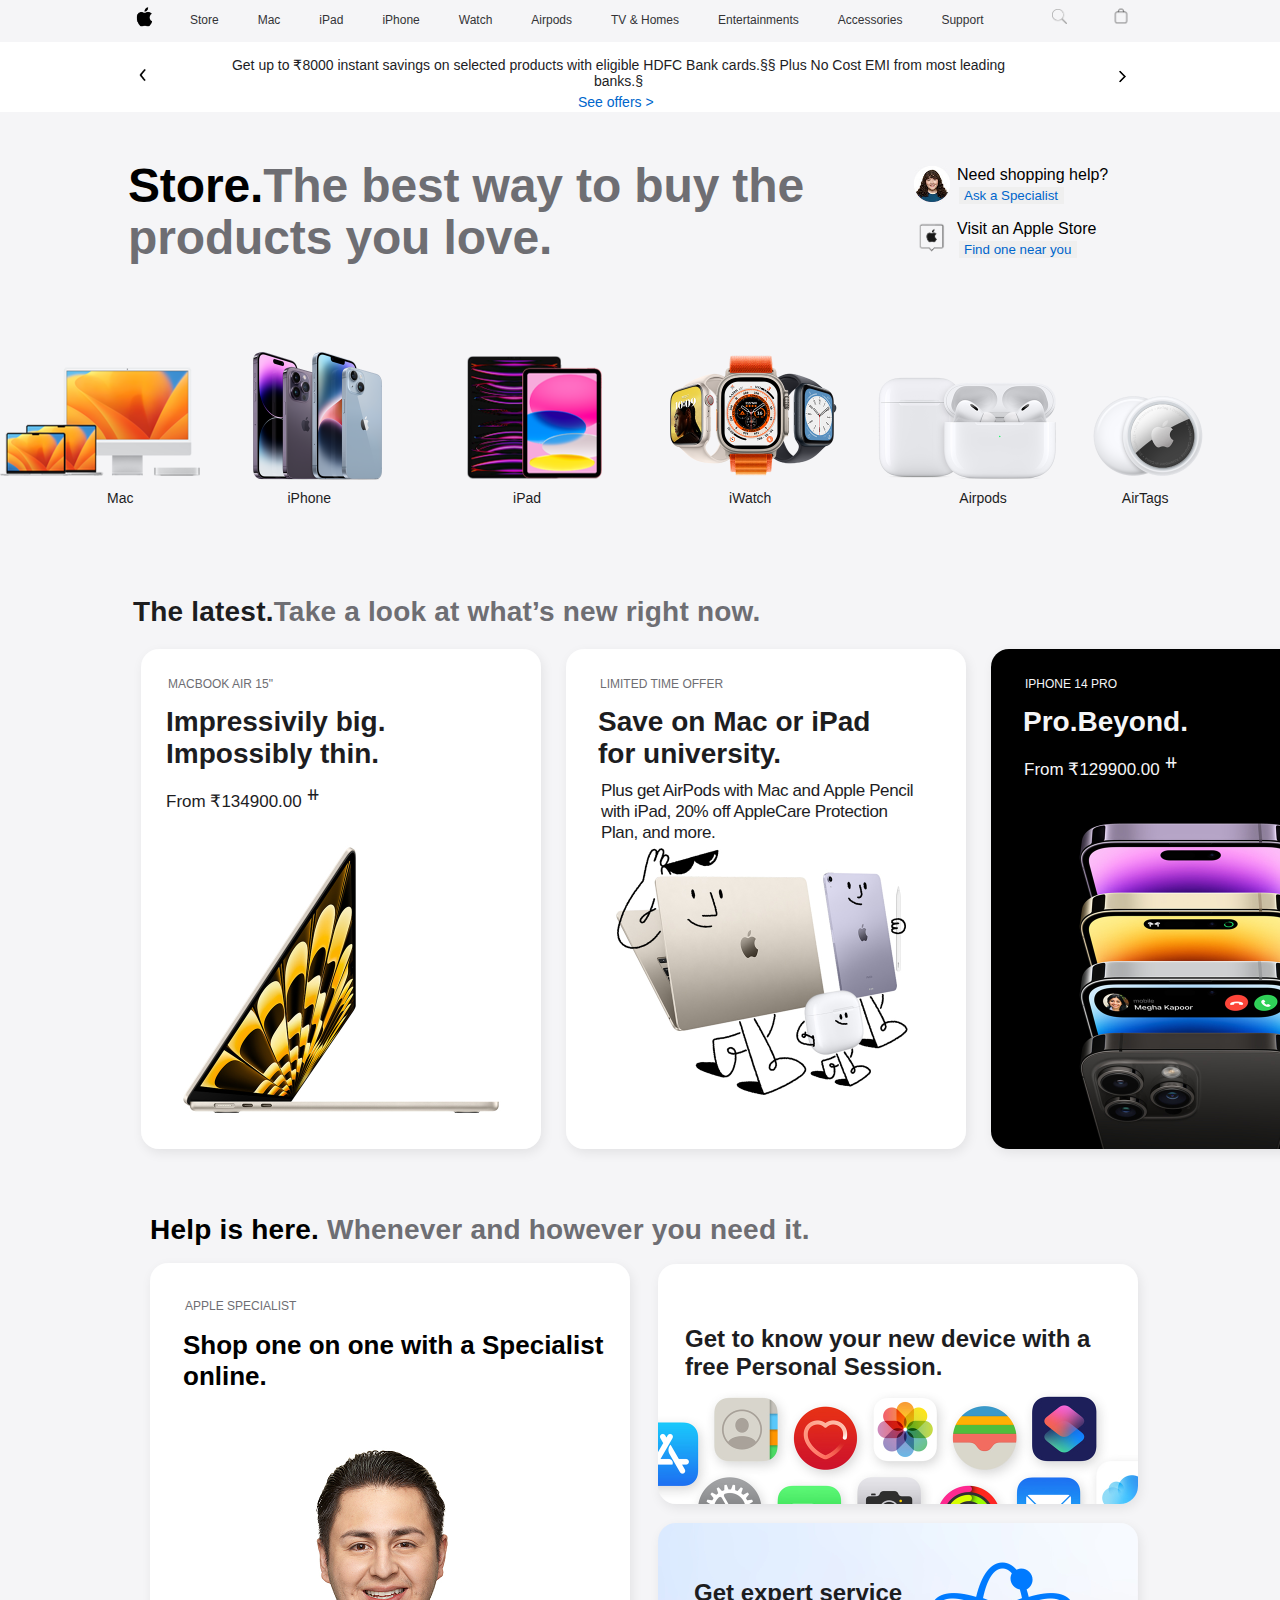
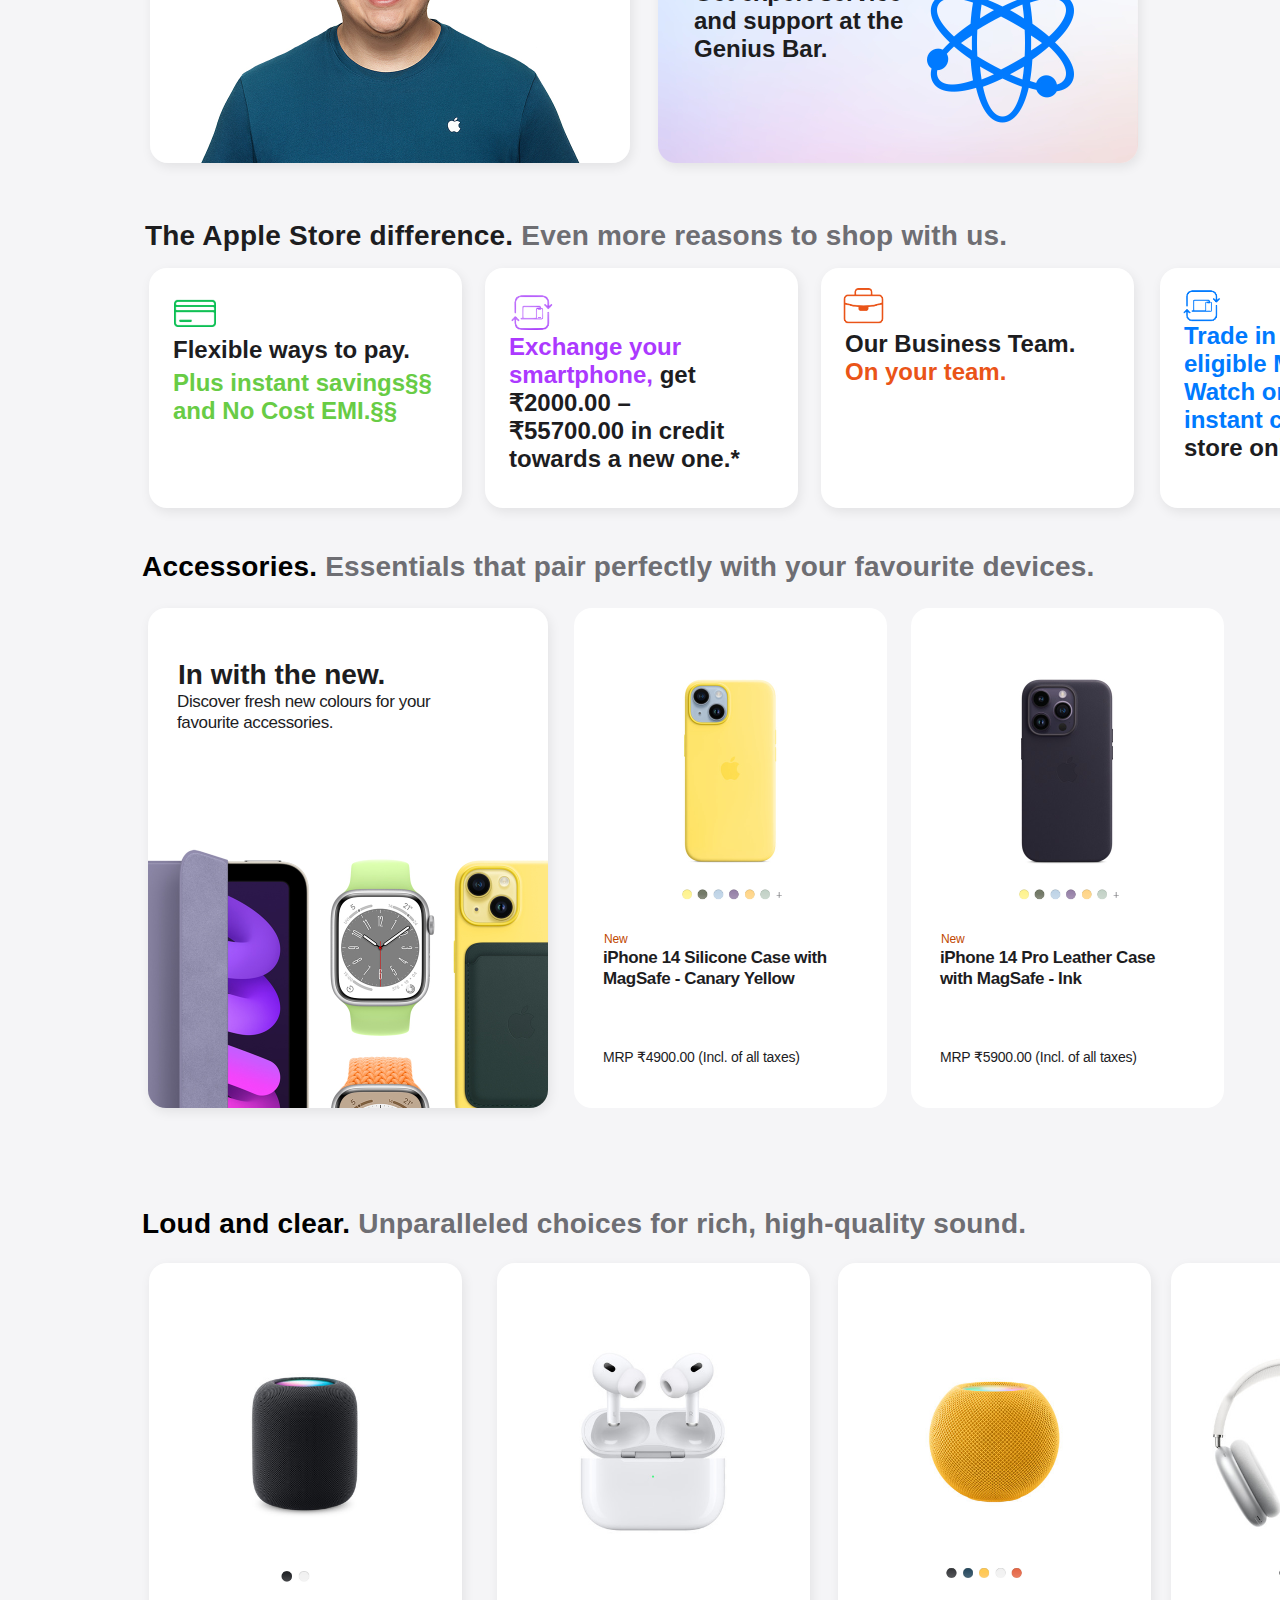
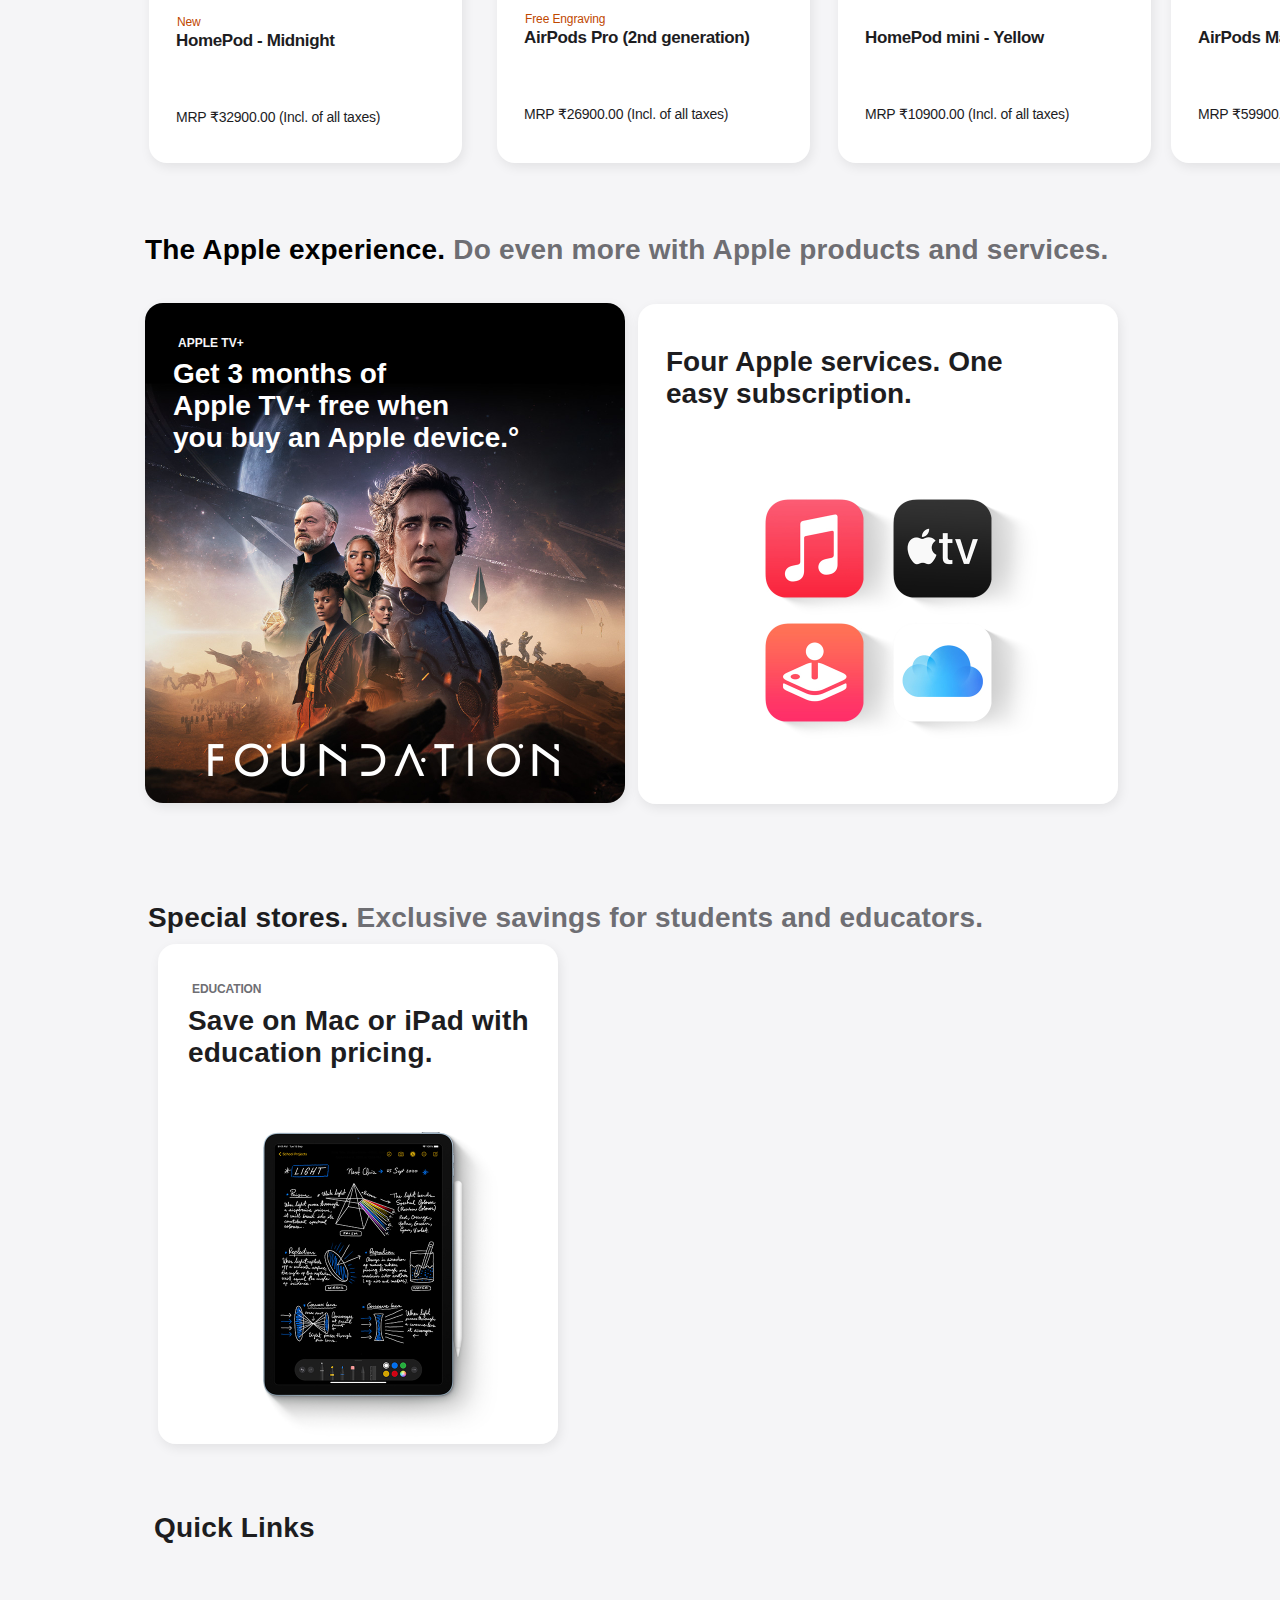
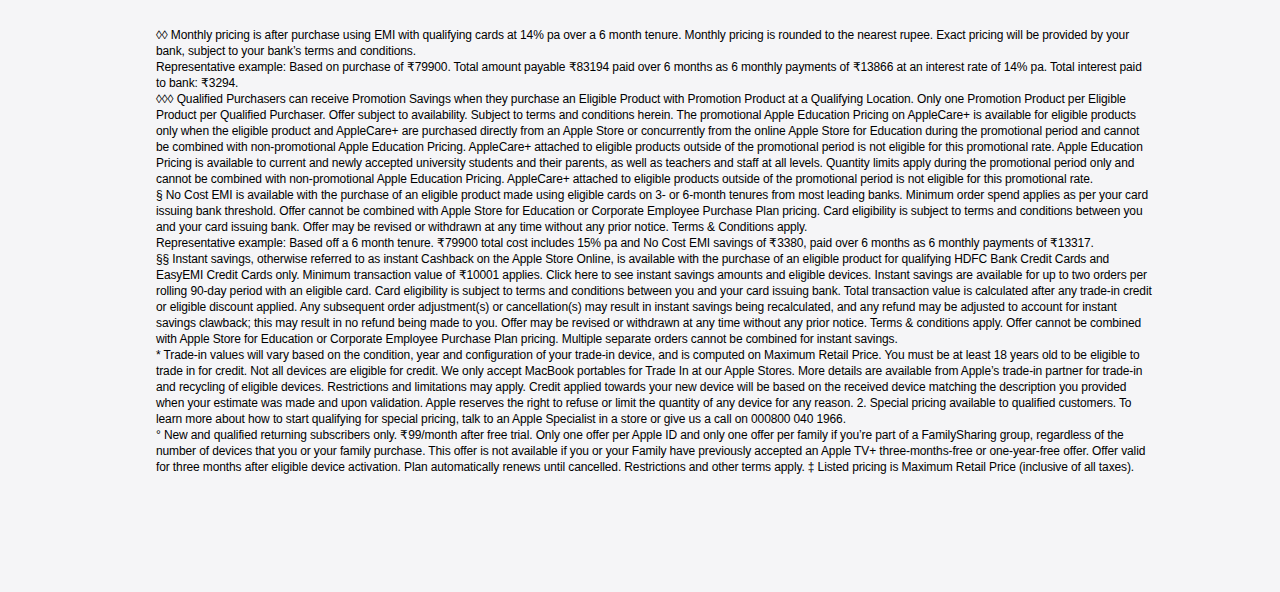
<file: index.html>
<!DOCTYPE html>
<html lang="en">
<head>
    <meta charset="UTF-8">
    <meta name="viewport" content="width=device-width, initial-scale=1.0">
    <title>Apple store online - Apple (IN)</title>
    <link rel="stylesheet" href="apple.css">
    <link rel="icon" href="image/mac-os_318-10374.png" type="image/icon type">
</head>
<header>
    <div class="top">
        <nav>
        <a href=""><img src="image/mac-os_318-10374-removebg-preview.png " alt="no"></a>
        <a class="store">Store</a>
        <a class="mac">Mac</a>
        <a class="ipad">iPad</a>
        <a class="iphone">iPhone</a>
        <a class="watch">Watch</a>
        <a class="airpods">Airpods</a>
        <a class="tv">TV & Homes</a>
        <a class="Entertainments">Entertainments</a>
        <a class="Accessories">Accessories</a>
        <a class="support">Support</a>
        <a class="button" role="button"><img src="image/R-removebg-preview.png" alt=""></a>
        <a class="bag-button" role="button"><img src="image/shopping-bag-thin-line-icon-in-black-logo-package-purchase-or-buy-flat-isolated-symbol-used-removebg-preview.png" alt=""></a>
    </nav>
    </div>
    <div class="inner-top">
        <button class="lesser-button" ><img src="image/free-back-arrow-1767523-1502427.png" alt=""></button>
        <button class="greater-button" ><img src="image/ios-arrow-forward-10.png" alt=""></button>
        <p class="inner-top-p">Get up to ₹8000 instant savings on selected products with eligible HDFC Bank cards.§§ Plus No Cost EMI from most leading banks.§ </p>
        <a style="text-decoration: none;"><span class="see-offer">See offers ></span></a>
    </div>
</header>
<body>
    <div class="mid-portion">
        <h3 class="paragraph"><span class="pstore">Store.</span>The best way to buy the products you love.</h3>
    </div>
    <div class="mid-portion2">
            <p class="mid-right2"><img src="image/store-chat-specialist-icon-202305_AV2.jpeg" alt=""></p>
            <p class="mid-right-text">Need shopping help?</p>
            <button class="mid-button1">Ask a Specialist</button>

            <p class="mid-right"><img src="image/OIP-removebg-preview-removebg-preview.png" alt=""></p>
            <p class="mid-right-text2">Visit an Apple Store</p>
            <button class="mid-button2">Find one near you</button>
    </div>
    <div class="second-position">
        <a class="pc" href="" ><img src="image/store-card-14-16-mac-nav-202301.png" alt=""></a>
        <a class="phone" href="" ><img src="image/store-card-13-iphone-nav-202209_GEO_EMEA.png" alt=""></a>
        <a class="iipad" href="" ><img src="image/store-card-13-ipad-nav-202210.png" alt=""></a>
        <a class="iwatch" href="" ><img src="image/store-card-13-watch-nav-202303_GEO_IN.png" alt=""></a>
        <a class="iairpodes" href="" ><img src="image/store-card-13-airpods-nav-202209.png" alt=""></a>
        <a class="iairtags" href="" ><img src="image/store-card-13-airtags-nav-202108.png" alt="j"></a>
    </div>
    <div class="texting">
        <a class="text1" href="">Mac</a>
        <a class="text2" href="">iPhone</a>
        <a class="text3" href="">iPad</a>
        <a class="text4" href="">iWatch</a>
        <a class="text5" href="">Airpods</a>
        <a class="text6" href="">AirTags</a>
    </div>
    <div class="third-position">
        <h3 class="p3text"><span class="thelatest">The latest.</span>Take a look at what’s new right now.</h3>
    </div>
    <div class="fourth-position">
        <div class="p4inner">
            <div class="p4inner-sub"><img src="image/store-card-40-macbook-air-202306.jpeg" alt="">
                <div class="p4text1">MACBOOK AIR 15"</div>
                <div class="p4text2">Impressivily big. Impossibly thin.</div>
                <div class="p4text3">From &#8377;134900.00 <span class="doubleplus">&#10746</span></div>
            </div>
            <div class="p4inner-sub2"><img src="image/store-card-40-bts-202306_GEO_IN.jpeg" alt="">
                <div class="p4sub2text1">LIMITED TIME OFFER</div>
                <div class="p4sub2text2">Save on Mac or iPad for university.</div>
                <div class="p4sub2text3">Plus get AirPods with Mac and Apple Pencil with iPad, 20% off AppleCare Protection Plan, and more.</div>
            </div>
            <div class="p4inner-sub3"><img src="image/store-card-40-iphone-14-pro-202303_GEO_IN.jpeg" alt="">
                <div class="p4sub3text1">IPHONE 14 PRO</div>
                <div class="p4sub3text2">Pro.Beyond.</div>
                <div class="p4sub3text3">From &#8377;129900.00 <span class="doubleplus">&#10746</span></div>
            </div>
        </div>
    </div>
    <div class="fifth-position">
        <div class="p5text1">Help is here. <span class="p5text1span">Whenever and however you need it.</span> </div>
    </div>
    <div class="sixth-position">
            <div class="p6sub1">
             <div class="p6sub2"><img src="image/store-card-50-specialist-help-202305.jpeg" alt=""></div>
             <div class="p6sub2text1">APPLE SPECIALIST</div>
             <div class="p6sub2text2">Shop one on one with a Specialist online. </div>
            </div>
            <div class="p6sub3">
                <div class="p6sub3text1"><img src="image/store-card-25-apps-202108.jpeg" alt=""></div>
                <div class="p6sub3text2">Get to know your new device with a free Personal Session. </div>
            </div>
            <div class="p6sub4">
                <div class="p6sub4text1"><img src="image/store-card-25-genius-202108.jpeg" alt=""></div>
                <div class="p6sub4text2">Get expert service and support at the Genius Bar. </div>
            </div>
    </div>
    <div class="seventh-position">
      <div class="p7text1">The Apple Store difference. <span class="p7span1">Even more reasons to shop with us. </span></div>
    </div>
    <div class="eight-position">
         <div class="p8sub1">
             <div class="p8sub2"><img src="image/images__1_-removebg-preview.png" alt=""></div>
             <div class="p8text1">Flexible ways to pay. </div>
             <div class="p8text2">Plus instant savings§§ and No Cost EMI.§§</div>
         </div>
         <div class="p8sub3">
                 <div class="p8sub4"><img src="image/Screenshot_2023-07-20_112936-removebg-preview.png" alt=""></div>
                 <div class="p8sub4text1">Exchange your smartphone, <span class="p8sub4span"> get
                ₹2000.00
            –
            ₹55700.00
                in credit towards a new one.*</span></div>
         </div>
         <div class="p8sub5">
            <div class="p8sub6"><img src="image/Screenshot_2023-07-20_115033-removebg-preview.png" alt=""></div>
            <div class="p8sub6text1">Our Business Team. <span class="p8sub6span1">On your team.</span></div>
         </div>
         <div class="p8sub7">
             <div class="p8sub8"><img src="image/Screenshot_2023-07-20_115945-removebg-preview.png" alt=""></div>
             <div class="p8sub8text1">Trade in your eligible Mac, Apple Watch or iPad for instant credit.* <span class="p8sub8span1">In-store only.</span></div>
          </div>
     </div>
    <div class="nine-position">
           <div class="p9sub1">Accessories. <span class="p9span1">Essentials that pair perfectly with your favourite devices.</span></div>
    </div>
    <div class="ten-position">
         <div class="p10sub1">
              <div class="p10sub2"><img src="image/store-card-40-accessories-202303_GEO_IN.jpeg" alt=""></div>
              <div class="p10sub2text1">In with the new. </div>
              <div class="p10sub2text2">Discover fresh new colours for your favourite accessories.</div>
         </div>
         <div class="p10sub3">
            <div class="p10sub4"><img src="image/MQU73.jpeg" alt=""></div>
            <div class="p10sub5"><img src="image/Screenshot 2023-07-20 140220.png" alt=""></div>
            <div class="p10sub5text1">New</div>
            <div class="p10sub5text2">iPhone 14 Silicone Case with MagSafe - Canary Yellow</div>
            <div class="p10sub5text3">MRP ₹4900.00 (Incl. of all taxes)</div>
       </div>
       <div class="p10sub6">
        <div class="p10sub7"><img src="image/MPPJ3.jpeg" alt=""></div>
        <div class="p10sub8"><img src="image/Screenshot 2023-07-20 140220.png" alt=""></div>
        <div class="p10sub8text1">New</div>
        <div class="p10sub8text2">iPhone 14 Pro Leather Case with MagSafe - Ink</div>
        <div class="p10sub8text3">MRP ₹5900.00 (Incl. of all taxes)</div>
   </div>
    </div>
    <div class="eleven-position">
        <div class="p11sub1">Loud and clear. <span class="p11span1">Unparalleled choices for rich, high-quality sound.</span></div>
 </div>
 <div class="twelth-position">
         <div class="p12sub1">
              <div class="p12sub2"><img src="image/homepod-select-midnight-202210.jpeg" alt=""></div>
              <div class="p12sub3"><img src="image/Screenshot 2023-07-20 154042.png" alt=""></div>
              <div class="p12sub3text1">New</div>
              <div class="p12sub3text2">HomePod - Midnight</div>
              <div class="p12sub3text3">MRP ₹32900.00  (Incl. of all taxes)</div>
         </div>
         <div class="p12sub4">
            <div class="p12sub5"><img src="image/MQD83.jpeg" alt=""></div>
            <div class="p12sub6text1">Free Engraving</div>
            <div class="p12sub6text2">AirPods Pro (2nd generation)</div>
            <div class="p12sub6text3">MRP ₹26900.00  (Incl. of all taxes)</div>
       </div>
       <div class="p12sub7">
        <div class="p12sub8"><img src="image/homepod-mini-select-yellow-202110.jpeg" alt=""></div>
        <div class="p12sub3"><img src="image/Screenshot 2023-07-20 162849.png" alt=""></div>
        <div class="p12sub9text2">HomePod mini - Yellow</div>
        <div class="p12sub9text3">MRP ₹10900.00   (Incl. of all taxes)</div>
   </div>
   <div class="p12sub10">
    <div class="p12sub11"><img src="image/airpods-max-select-silver-202011.jpeg" alt=""></div>
    <div class="p12sub3"><img src="image/Screenshot 2023-07-20 162849.png" alt=""></div>
    <div class="p12sub12text2">AirPods Max - Silver</div>
    <div class="p12sub12text3">MRP ₹59900.00  (Incl. of all taxes)</div>
</div>
<div class="p12sub13">The Apple experience. <span class="p12sub13span1">Do even more with Apple products and services.</span></div>
 </div>
 <div class="thirteen-position">
             <div class="p13sub1">
                <div class="p13sub2"><img src="image/store-card-50-tv-services-202307.jpeg" alt=""></div>
                <div class="p13sub2text1">APPLE TV+</div>
                <div class="p13sub2text2">
                    Get 3 months of
                    <br>
                    Apple TV+ free when
                    <br>
                    you buy an Apple device.°
                </div>
             </div>
             <div class="p13sub3">
                <div class="p13sub4"><img src="image/store-card-50-subscriptions-202108.jpeg" alt=""></div>
                <div class="p13sub5text2">Four Apple services. One easy subscription. </div>
                <div class="p13sub5text3">Special stores. <span class="p13sub5text2span1">Exclusive savings for students and educators.</span></div>
             </div>
 </div>
                <div class="fourteen-position">
                    <div class="p14sub1">
                        <div class="p14sub2"><img src="image/ipad-card-40-education-202108_GEO_IN.jpeg" alt=""></div>
                        <div class="p14sub2text1">EDUCATION</div>
                        <div class="p14sub2text2">Save on Mac or iPad with education pricing.</div>
                    </div>
                </div>
                <div class="fifteen-position">
                       <div class="p15text1">Quick Links</div>
                </div>
  <footer>
    <div class="sisteen-position">
           <p>◊◊ Monthly pricing is after purchase using EMI with qualifying cards at 14% pa over a 6 month tenure. Monthly pricing is rounded to the nearest rupee. Exact pricing will be provided by your bank, subject to your bank’s terms and conditions.
<br>
            Representative example:
            Based on purchase of ₹79900. Total amount payable ₹83194 paid over 6 months as 6 monthly payments of ₹13866 at an interest rate of 14% pa. Total interest paid to bank: ₹3294.
            <br>
            ◊◊◊ Qualified Purchasers can receive Promotion Savings when they purchase an Eligible Product with Promotion Product at a Qualifying Location. Only one Promotion Product per Eligible Product per Qualified Purchaser. Offer subject to availability. Subject to terms and conditions herein.
            The promotional Apple Education Pricing on AppleCare+ is available for eligible products only when the eligible product and AppleCare+ are purchased directly from an Apple Store or concurrently from the online Apple Store for Education during the promotional period and cannot be combined with non-promotional Apple Education Pricing. AppleCare+ attached to eligible products outside of the promotional period is not eligible for this promotional rate.
            Apple Education Pricing is available to current and newly accepted university students and their parents, as well as teachers and staff at all levels. Quantity limits apply during the promotional period only and cannot be combined with non-promotional Apple Education Pricing. AppleCare+ attached to eligible products outside of the promotional period is not eligible for this promotional rate.
            <br>
            § No Cost EMI is available with the purchase of an eligible product made using eligible cards on 3- or 6-month tenures from most leading banks. Minimum order spend applies as per your card issuing bank threshold. Offer cannot be combined with Apple Store for Education or Corporate Employee Purchase Plan pricing. Card eligibility is subject to terms and conditions between you and your card issuing bank. Offer may be revised or withdrawn at any time without any prior notice. Terms & Conditions apply.
            <br>
            Representative example:
            Based off a 6 month tenure. ₹79900 total cost includes 15% pa and No Cost EMI savings of ₹3380, paid over 6 months as 6 monthly payments of ₹13317.
            <br>
            §§ Instant savings, otherwise referred to as instant Cashback on the Apple Store Online, is available with the purchase of an eligible product for qualifying HDFC Bank Credit Cards and EasyEMI Credit Cards only. Minimum transaction value of ₹10001 applies. Click here to see instant savings amounts and eligible devices. Instant savings are available for up to two orders per rolling 90-day period with an eligible card. Card eligibility is subject to terms and conditions between you and your card issuing bank. Total transaction value is calculated after any trade-in credit or eligible discount applied. Any subsequent order adjustment(s) or cancellation(s) may result in instant savings being recalculated, and any refund may be adjusted to account for instant savings clawback; this may result in no refund being made to you. Offer may be revised or withdrawn at any time without any prior notice. Terms & conditions apply. Offer cannot be combined with Apple Store for Education or Corporate Employee Purchase Plan pricing. Multiple separate orders cannot be combined for instant savings.
            <br>
            * Trade-in values will vary based on the condition, year and configuration of your trade-in device, and is computed on Maximum Retail Price. You must be at least 18 years old to be eligible to trade in for credit. Not all devices are eligible for credit. We only accept MacBook portables for Trade In at our Apple Stores. More details are available from Apple’s trade-in partner for trade-in and recycling of eligible devices. Restrictions and limitations may apply. Credit applied towards your new device will be based on the received device matching the description you provided when your estimate was made and upon validation. Apple reserves the right to refuse or limit the quantity of any device for any reason.
            2. Special pricing available to qualified customers. To learn more about how to start qualifying for special pricing, talk to an Apple Specialist in a store or give us a call on 000800 040 1966.
            <br>
            ° New and qualified returning subscribers only. ₹99/month after free trial. Only one offer per Apple ID and only one offer per family if you’re part of a FamilySharing group, regardless of the number of devices that you or your family purchase. This offer is not available if you or your Family have previously accepted an Apple TV+ three-months-free or one-year-free offer. Offer valid for three months after eligible device activation. Plan automatically renews until cancelled. Restrictions and other terms apply.
            ‡ Listed pricing is Maximum Retail Price (inclusive of all taxes).</p>
    </div>

 </footer>
</body>
</html>
</file>
<file: apple.css>
body{
    background-color: rgb(245, 245, 247);
    box-sizing: border-box;
    margin: 0;
    padding: 0;
    overflow-x: hidden;
}
.top{
    width: 100%;
    height: 20px;
    background-color: rgb(245, 245, 247);
    margin-top: -8px;
    margin-right: 0px;
    padding-right: 17px;
    margin-left: -8px;
    margin-bottom: 0;
}
.inner-top {
    width: 100%;
    height: 70px;
    background-color: rgb(255, 255, 255);
    margin-top: 30px;
    margin-right: 0px;
    padding-right: 30px;
    margin-left: -8px;
    padding-top: 0px;
    display: inline-block;
    
}
.top img{
    width: 36px;
    padding-left: 135px;
    padding-top: 8px;
    align-items: center;
    cursor: pointer;
}
.store{
    padding-left: 23px;
    font-family: SF Pro Display,SF Pro Icons,Helvetica Neue,Helvetica,Arial,sans-serif;
    vertical-align: 12px;
    font-size: 12px;
    color: rgb(51, 51, 54);
    font-weight: 500;
    cursor: pointer;
}
.mac {
    padding-left: 35px;
    font-family: SF Pro Display,SF Pro Icons,Helvetica Neue,Helvetica,Arial,sans-serif;
    vertical-align: 12px;
    font-size: 12px;
    color: rgb(51, 51, 54);
    font-weight: 500;
    cursor: pointer;

}
.ipad {
    padding-left: 35px;
    font-family: SF Pro Display,SF Pro Icons,Helvetica Neue,Helvetica,Arial,sans-serif;
    vertical-align: 12px;
    font-size: 12px;
    color: rgb(51, 51, 54);
    font-weight: 500;
    cursor: pointer;

}
.iphone{
    padding-left: 35px;
    font-family: SF Pro Display,SF Pro Icons,Helvetica Neue,Helvetica,Arial,sans-serif;
    vertical-align: 12px;
    font-size: 12px;
    color: rgb(51, 51, 54);
    font-weight: 500;
    cursor: pointer;
}
.watch{
    padding-left: 35px;
    font-family: SF Pro Display,SF Pro Icons,Helvetica Neue,Helvetica,Arial,sans-serif;
    vertical-align: 12px;
    font-size: 12px;
    color: rgb(51, 51, 54);
    font-weight: 500;
    cursor: pointer;
}
.airpods{
    padding-left: 35px;
    font-family: SF Pro Display,SF Pro Icons,Helvetica Neue,Helvetica,Arial,sans-serif;
    vertical-align: 12px;
    font-size: 12px;
    color: rgb(51, 51, 54);
    font-weight: 500;
    cursor: pointer;

}
.tv{
    padding-left: 35px;
    font-family: SF Pro Display,SF Pro Icons,Helvetica Neue,Helvetica,Arial,sans-serif;
    vertical-align: 12px;
    font-size: 12px;
    color: rgb(51, 51, 54);
    font-weight: 500;
    cursor: pointer;
}
.Entertainments{
    padding-left: 35px;
    font-family: SF Pro Display,SF Pro Icons,Helvetica Neue,Helvetica,Arial,sans-serif;
    vertical-align: 12px;
    font-size: 12px;
    color: rgb(51, 51, 54);
    font-weight: 500;
    cursor: pointer;
}
.Accessories{
    padding-left: 35px;
    font-family: SF Pro Display,SF Pro Icons,Helvetica Neue,Helvetica,Arial,sans-serif;
    vertical-align: 12px;
    font-size: 12px;
    color: rgb(51, 51, 54);
    font-weight: 500;
    cursor: pointer;
}
.support{
    padding-left: 35px;
    font-family: SF Pro Display,SF Pro Icons,Helvetica Neue,Helvetica,Arial,sans-serif;
    vertical-align: 12px;
    font-size: 12px;
    color: rgb(51, 51, 54);
    font-weight: 500;
    cursor: pointer;
}
.button{
    vertical-align: 12px;
    margin-left: 35px;
   
}
.button img{
    width: 15px;
    padding-left: 30px;
    cursor: pointer;
}
.bag-button{
    vertical-align: 12px;
    margin-left: 35px;
}
.bag-button img{
    width: 24px;
    padding-left: 3px;
    vertical-align: bottom;
    cursor: pointer;
}
.lesser-button {
    margin-left: 135px;
    margin-top: 22px;
    align-items: center;
    color: rgb(51, 51, 54);
    border: none;
    background-color: rgb(255, 255, 255);
   

}
.lesser-button img {
    width: 20px;
    margin-left: 0;
    margin-right: 35px;
    cursor: pointer;
}
.greater-button {
    margin-left: 135px;
    margin-top: 22px;
    align-items: center;
    color: rgb(51, 51, 54);
    border: none;
    background-color: rgb(255, 255, 255);

}
.greater-button img {
    width: 17px;
    margin-left: 775px;
    margin-right: 35px;
    align-items: center;
    cursor: pointer;
}
.inner-top-p {
    width: 825px;
    font-size: 14px;
    color: rgb(29, 29, 31);
    font-family: "SF Pro Text", "SF Pro Icons", "AOS Icons", "Helvetica Neue", Helvetica, Arial, sans-serif;
    text-align: center;
    margin-left: 214px;
    margin-top: -32px;
    font-stretch: expanded;
    font-weight: 545;
    text-decoration-style: solid;
    margin-bottom: 4px;
}
.see-offer {
    color: rgb(0, 102, 204);
    cursor: pointer;
    font-size: 14px;
    text-align: center;
    font-weight: 545;
    font-family: "SF Pro Text", "SF Pro Icons", "AOS Icons", "Helvetica Neue", Helvetica, Arial, sans-serif;
    text-decoration-style: solid;
    margin-left: 586px;
    text-decoration: none;
}
.see-offer:hover {
    text-decoration: underline;
}
.mid-portion {
    width: 677px;
    height: 264px;
    background-color: rgb(245, 245, 247);
    margin-left: 128px;
}
.paragraph {
    font-size: 48px;
    line-height: 1.08349;
    font-weight: 600;
    letter-spacing: -.003em;
    font-family: SF Pro Display,SF Pro Icons,AOS Icons,Helvetica Neue,Helvetica,Arial,sans-serif;
    display: inline;
    color:rgb(110, 110, 115);
    width: 676px;
    position: absolute;
}
.pstore {
    color: black;
}
.mid-portion2 {
    width: 451px;
    height: 264px;
    background-color: rgb(245, 245, 247);;
    margin-left: 806px;
    margin-top: -264px;
}.mid-right img{
    width: 36px;
    height: 36px;
    padding-top: 0px;
    padding-left: 108px;
}
.mid-right-text {
    font-weight: 545;
    font-family: "SF Pro Text", "SF Pro Icons", "AOS Icons", "Helvetica Neue", Helvetica, Arial, sans-serif;
    margin-left: 151px;
    margin-top: -56px;
    margin-bottom: 2px;
}
.mid-button1{
    padding-left: 5px;
    margin-left: 153px;
    border: none;
    margin-top: 0px;
    color: rgb(0, 102, 204);
    cursor: pointer;
}
.mid-button1:hover {
    text-decoration: underline;
}
.mid-right2 img{
    width: 36px;
    height: 36px;
    padding-top: 38px;
    padding-left: 108px;
}
.mid-right-text2 {
    font-weight: 545;
    font-family: "SF Pro Text", "SF Pro Icons", "AOS Icons", "Helvetica Neue", Helvetica, Arial, sans-serif;
    margin-left: 151px;
    margin-top: -56px;
    margin-bottom: 2px;
}
.mid-button2{
    padding-left: 5px;
    margin-left: 153px;
    border: none;
    margin-top: 0px;
    color: rgb(0, 102, 204);
    cursor: pointer;
}
.mid-button2:hover {
    text-decoration: underline;
}
.second-position {
    width: 100%;
    height: 130px;
    background-color: rgb(245, 245, 247);
    margin-top: -24px;
    margin-bottom: 0;
}
.pc img{
    width: 200px;
    height: 130px;
    margin-top: -18px;
    vertical-align: top;
    margin-right: 0;
}
.phone img{
    width: 200px;
    height: 130px;
    margin-top: -18px;
    vertical-align: top;
    margin-left: 13px;
    margin-right: 0;

}
.iipad img{
    width: 200px;
    height: 130px;
    margin-top: -18px;
    vertical-align: top;
    margin-left: 13px;
    margin-right: 0;

}
.iwatch img{
    width: 200px;
    height: 130px;
    margin-top: -18px;
    vertical-align: top;
    margin-left: 13px;
    margin-right: 0;
}
.iairpodes img{
    width: 200px;
    height: 130px;
    margin-top: -18px;
    vertical-align: top;
    margin-left: 13px;
    margin-right: 0;
}
.iairtags img{
    width: 200px;
    height: 130px;
    margin-top: -18px;
    vertical-align: top;
    margin-left: -24px;
    margin-right: 0;
}
.texting {
   width: 100%;
   height: 36px;
   background-color: rgb(245, 245, 247);
   margin-top: -8px;
}
.text1 {
    vertical-align: top;
    padding-left: 107px;
    margin-right: 0;
    font-family: "SF Pro Text", "SF Pro Icons", "AOS Icons", "Helvetica Neue", Helvetica, Arial, sans-serif;
    text-decoration: none;
    color: rgb(29, 29, 31);
    font-size: 14px;
    font-weight: 545;
}
.text1:hover {
    cursor: pointer;
    text-decoration: underline;
}
.text2 {
    vertical-align: top;
    padding-left: 150px;
    margin-right: 0;
    font-family: "SF Pro Text", "SF Pro Icons", "AOS Icons", "Helvetica Neue", Helvetica, Arial, sans-serif;
    text-decoration: none;
    color: rgb(29, 29, 31);
    font-size: 14px;
    font-weight: 545;
}
.text2:hover {
    cursor: pointer;
    text-decoration: underline;
}
.text3 {
    vertical-align: top;
    padding-left: 178px;
    margin-right: 0;
    font-family: "SF Pro Text", "SF Pro Icons", "AOS Icons", "Helvetica Neue", Helvetica, Arial, sans-serif;
    text-decoration: none;
    color: rgb(29, 29, 31);
    font-size: 14px;
    font-weight: 545;
}
.text3:hover {
    cursor: pointer;
    text-decoration: underline;
}
.text4 {
    vertical-align: top;
    padding-left: 184px;
    margin-right: 0;
    font-family: "SF Pro Text", "SF Pro Icons", "AOS Icons", "Helvetica Neue", Helvetica, Arial, sans-serif;
    text-decoration: none;
    color: rgb(29, 29, 31);
    font-size: 14px;
    font-weight: 545;
}
.text4:hover {
    cursor: pointer;
    text-decoration: underline;
}
.text5 {
    vertical-align: top;
    padding-left: 184px;
    margin-right: 0;
    font-family: "SF Pro Text", "SF Pro Icons", "AOS Icons", "Helvetica Neue", Helvetica, Arial, sans-serif;
    text-decoration: none;
    color: rgb(29, 29, 31);
    font-size: 14px;
    font-weight: 545;
}
.text5:hover {
    cursor: pointer;
    text-decoration: underline;
}
.text6 {
    vertical-align: top;
    padding-left: 111px;
    margin-right: 0;
    font-family: "SF Pro Text", "SF Pro Icons", "AOS Icons", "Helvetica Neue", Helvetica, Arial, sans-serif;
    text-decoration: none;
    color: rgb(29, 29, 31);
    font-size: 14px;
    font-weight: 545;
}
.text6:hover {
    cursor: pointer;
    text-decoration: underline;
}
.third-position {
width: 100%;
height: 40px;
background-color: rgb(245, 245, 247);
margin-top: 70px;
}
.p3text {
    font-size: 28px;
    line-height: 1.14286;
    font-weight: 600;
    letter-spacing: .007em;
    font-family: SF Pro Display,SF Pro Icons,AOS Icons,Helvetica Neue,Helvetica,Arial,sans-serif;
    display: inline;
    color: rgb(110, 110, 115);
    margin-left: 133px;
}
.thelatest {
    color: rgb(29, 29, 31);
}
.fourth-position {
    width: 100%;
    height: 600px;
    background-color: rgb(245, 245, 247);
    margin-bottom: 0;
}
.p4inner {
    display: flex;
    width: 400px;
    height: 500px;
    background-color: rgb(245, 245, 247);
    margin-left: 141px;
    margin-top: 13px;
}
.p4inner-sub img{
    width: 400px;
    height: 500px;
    border-radius: 18px;
    box-shadow: 2px 4px 12px rgba(0,0,0,.08);
    transition: all .3s cubic-bezier(0,0,.5,1);
    cursor: pointer;
    margin-bottom: 0;

}
.p4inner-sub img:hover {
    width: 405px;
    height: 505px;
    border-radius: 18px;
    box-shadow: 8px 12px 18px rgba(0,0,0,.08);
    transition: all .3s cubic-bezier(0,0,.5,1);

}
.p4inner-sub2 img{
    width: 400px;
    height: 500px;
    border-radius: 18px;
    box-shadow: 2px 4px 12px rgba(0,0,0,.08);
    transition: all .3s cubic-bezier(0,0,.5,1);
    cursor: pointer;
    margin-left: 25px;
    margin-bottom: 0;

}
.p4inner-sub2 img:hover {
    width: 405px;
    height: 505px;
    border-radius: 18px;
    box-shadow: 8px 12px 18px rgba(0,0,0,.08);
    transition: all .3s cubic-bezier(0,0,.5,1);
    margin-left: 25px;

}
.p4inner-sub3 img{
    width: 400px;
    height: 500px;
    border-radius: 18px;
    box-shadow: 2px 4px 12px rgba(0,0,0,.08);
    transition: all .3s cubic-bezier(0,0,.5,1);
    cursor: pointer;
    margin-left: 25px;
    margin-bottom: 0;

}
.p4inner-sub3 img:hover {
    width: 405px;
    height: 505px;
    border-radius: 18px;
    box-shadow: 8px 12px 18px rgba(0,0,0,.08);
    transition: all .3s cubic-bezier(0,0,.5,1);
    margin-left: 25px;

}
.p4text1 {
    margin-top: -476px;
    margin-left: 27px;
    margin-right: 0;
    margin-bottom: 0;
    font-family: SF Pro Text,SF Pro Icons,AOS Icons,Helvetica Neue,Helvetica,Arial,sans-serif;
    font-weight: 530;
    color: #6e6e73;
    font-size: 12px;
}
.p4text2 {
    color: #1d1d1f;
    display: inline-block;
    font-size: 28px;
    line-height: 1.14286;
    font-weight: 600;
    font-family: SF Pro Display,SF Pro Icons,AOS Icons,Helvetica Neue,Helvetica,Arial,sans-serif;
    line-height: 1.14286;
    width: 220px;
    margin-left: 25px;
    margin-top: 15px;
}
.p4text3{
    font-family: SF Pro Text,SF Pro Icons,AOS Icons,Helvetica Neue,Helvetica,Arial,sans-serif;
    color: #1d1d1f;
    margin-top: 14px;
    font-size: 17px;
    margin-left: 25px;
}
.doubleplus {
    vertical-align: super;
}
.p4sub2text1 {
    margin-top: -476px;
    margin-left: 59px;
    margin-right: 0;
    margin-bottom: 0;
    font-family: SF Pro Text,SF Pro Icons,AOS Icons,Helvetica Neue,Helvetica,Arial,sans-serif;
    font-weight: 530;
    color: #6e6e73;
    font-size: 12px;
}
.p4sub2text2 {
    color: #1d1d1f;
    display: inline-block;
    font-size: 28px;
    line-height: 1.14286;
    font-weight: 600;
    font-family: SF Pro Display,SF Pro Icons,AOS Icons,Helvetica Neue,Helvetica,Arial,sans-serif;
    line-height: 1.14286;
    width: 282px;
    margin-left: 57px;
    margin-top: 15px;
}
.p4sub2text3 {
    font-size: 17px;
    line-height: 1.23536;
    font-weight: 400;
    letter-spacing: -.022em;
    font-family: SF Pro Text,SF Pro Icons,AOS Icons,Helvetica Neue,Helvetica,Arial,sans-serif;
    color: #1d1d1f;
    padding-top: 10px;
    margin-top: 0;
    margin-left: 60px;
    width: 314px;
}
.p4sub3text1 {
    margin-top: -476px;
    margin-left: 59px;
    margin-right: 0;
    margin-bottom: 0;
    font-family: SF Pro Text,SF Pro Icons,AOS Icons,Helvetica Neue,Helvetica,Arial,sans-serif;
    font-weight: 530;
    color: #f5f5f7;
    font-size: 12px;
}
.p4sub3text2 {
    color: #f5f5f7;
    display: inline-block;
    font-size: 28px;
    line-height: 1.14286;
    font-weight: 600;
    font-family: SF Pro Display,SF Pro Icons,AOS Icons,Helvetica Neue,Helvetica,Arial,sans-serif;
    line-height: 1.14286;
    width: 282px;
    margin-left: 57px;
    margin-top: 15px;
}
.p4sub3text3{
    font-family: SF Pro Text,SF Pro Icons,AOS Icons,Helvetica Neue,Helvetica,Arial,sans-serif;
    color: #f5f5f7;
    margin-top: 14px;
    font-size: 17px;
    margin-left: 58px;
}
.fifth-position {
    width: 100%;
    height: 32px;
    margin-top: 0;
    background-color: rgb(245, 245, 247);
    margin-top: -35px;
}
.p5text1 {
    font-family: SF Pro Display,SF Pro Icons,AOS Icons,Helvetica Neue,Helvetica,Arial,sans-serif;
    font-size: 28px;
    line-height: 1.14286;
    font-weight: 600;
    letter-spacing: .007em;
    margin-left: 150px;
}
.p5text1span {
    color: #6e6e73;
}
.sixth-position {
    width: 100%;
    height: 600px;
    background-color: rgb(245, 245, 247);
}
.p6sub1 {
    width: 480px;
    height: 500px;
    margin-left: 150px;
    margin-top: 17px;
}
.p6sub2 img{
    width: 480px;
    height: 500px;
    box-shadow: 2px 4px 12px rgba(0,0,0,.08);
    transition: all .3s cubic-bezier(0,0,.5,1);
    border-radius: 18px;
    cursor: pointer;
}
.p6sub2 img:hover {
    width: 485px;
    height: 505px;
    box-shadow: 8px 12px 18px rgba(0,0,0,.08);
    transition: all .3s cubic-bezier(0,0,.5,1);
}
.p6sub2text1 {
    margin-top: -468px;
    margin-left: 35px;
    font-family: "SF Pro Text", "SF Pro Icons", "AOS Icons", "Helvetica Neue", Helvetica, Arial, sans-serif;
    font-size: 12px;
    color: rgb(110, 110, 115);
}
.p6sub2text2 {
    font-family: "SF Pro Display", "SF Pro Icons", "AOS Icons", "Helvetica Neue", Helvetica, Arial, sans-serif;
    margin-left: 33px;
    margin-top: 17px;
    font-size: 26px;
    font-weight: 550;
    width: 465px
}
.p6sub3 {
    width:480px ;
    height: 240px;
    margin-left: 658px;
    margin-top: -499px;
    
}
.p6sub3text1 img {
    width:480px ;
    height: 240px;
    border-radius: 18px;
    box-shadow: 2px 4px 12px rgba(0,0,0,.08);
    transition: all .3s cubic-bezier(0,0,.5,1);
    cursor: pointer;
}
.p6sub3text1 img:hover{
    width:485px ;
    height: 245px;
    box-shadow: 8px 12px 18px rgba(0,0,0,.08);
    transition: all .3s cubic-bezier(0,0,.5,1);

}
.p6sub4 {
    width:480px ;
    height: 240px;
    margin-left: 658px;
    margin-top: -499px;
}
.p6sub4text1 img {
    width:480px ;
    height: 240px;
    border-radius: 18px;
    box-shadow: 2px 4px 12px rgba(0,0,0,.08);
    transition: all .3s cubic-bezier(0,0,.5,1);
    cursor: pointer;
    margin-top: 518px;
}
.p6sub4text1 img:hover{
    width:485px ;
    height: 245px;
    box-shadow: 8px 12px 18px rgba(0,0,0,.08);
    transition: all .3s cubic-bezier(0,0,.5,1);

}
.p6sub3text2 {
    color: #1d1d1f;
    font-family: "SF Pro Display", "SF Pro Icons", "AOS Icons", "Helvetica Neue", Helvetica, Arial, sans-serif;
    font-size: 24px;
    margin-top: -183px;
    margin-left: 27px;
    font-weight: 550;

}
.p6sub4text2 {
    font-family: "SF Pro Display", "SF Pro Icons", "AOS Icons", "Helvetica Neue", Helvetica, Arial, sans-serif;
    font-size: 24px;
    color: #1d1d1f;
    font-weight: 550;
    margin-top: -188px;
    margin-left: 36px;
    width: 218px;

}
.seventh-position {
    width: 100%;
    height: 33px;
    background-color: rgb(245, 245, 247);
    margin-top: -43px;
}

.p7text1 {
    color:  #1d1d1f;;
    font-size: 28px;
    line-height: 1.14286;
    font-weight: 600;
    letter-spacing: .007em;
    font-family: SF Pro Display,SF Pro Icons,AOS Icons,Helvetica Neue,Helvetica,Arial,sans-serif;
    display: inline;
    margin-left: 145px;
    
}
.p7span1 {
    color: #6e6e73;;
}
.eight-position {
    width: 100%;
    height: 283px;
    background-color: rgb(245, 245, 247);
}
.p8sub1 {
    width: 313px;
    height: 240px;
    background-color: white;
    margin-left: 149px;
    margin-top: 15px;
    border-radius: 18px;
    box-shadow: 2px 4px 12px rgba(0,0,0,.08);
    transition: all .3s cubic-bezier(0,0,.5,1);
    cursor: pointer;
}
.p8sub2 img {
    width: 42px;
    margin-left: 25px;
    margin-top: 17px;
    cursor: pointer;
}
.p8text1 {
    color: #1d1d1f;
    cursor: pointer;
    font-size: 24px;
    font-family: SF Pro Display,SF Pro Icons,AOS Icons,Helvetica Neue,Helvetica,Arial,sans-serif;
    font-weight: 600;
    margin-left: 24px;
    margin-top: 5px;
}
.p8text2 {
    cursor: pointer;
    font-size: 24px;
    font-family: SF Pro Display,SF Pro Icons,AOS Icons,Helvetica Neue,Helvetica,Arial,sans-serif;
    font-weight: 600;
    margin-left: 24px;
    margin-top: 5px;
    color: #68cc45;
}
.p8sub3 {
    width: 313px;
    height: 240px;
    background-color: white;
    margin-left: 485px;
    margin-top: -240px;
    border-radius: 18px;
    box-shadow: 2px 4px 12px rgba(0,0,0,.08);
    transition: all .3s cubic-bezier(0,0,.5,1);
    cursor: pointer;
}
.p8sub4 img {
    width: 117px;
    margin-left: 3px;
    margin-top: 8px;
    cursor: pointer;
    margin-bottom: 0px;
}
.p8sub4text1 {
    color: #ac39ff;
    cursor: pointer;
    font-size: 24px;
    font-family: SF Pro Display,SF Pro Icons,AOS Icons,Helvetica Neue,Helvetica,Arial,sans-serif;
    font-weight: 600;
    margin-left: 24px;
    margin-top: -17px;
    width: 240px;
}
.p8sub4span {
    color: #1d1d1f;
}
.p8sub5 {
    width: 313px;
    height: 240px;
    background-color: white;
    margin-left: 821px;
    margin-top: -240px;
    border-radius: 18px;
    box-shadow: 2px 4px 12px rgba(0,0,0,.08);
    transition: all .3s cubic-bezier(0,0,.5,1);
    cursor: pointer;
}
.p8sub6 img {
    width: 79px;
    margin-left: 3px;
    margin-top: 8px;
    cursor: pointer;
    margin-bottom: 0px;
}
.p8sub6text1 {
    color: #1d1d1f;
    cursor: pointer;
    font-size: 24px;
    font-family: SF Pro Display,SF Pro Icons,AOS Icons,Helvetica Neue,Helvetica,Arial,sans-serif;
    font-weight: 600;
    margin-left: 24px;
    margin-top: -17px;
    width: 240px;
}
.p8sub6span1 {
    color: #ea5418;
}
.p8sub7 {
    width: 313px;
    height: 240px;
    background-color: white;
    margin-left: 1160px;
    margin-top: -240px;
    border-radius: 18px;
    box-shadow: 2px 4px 12px rgba(0,0,0,.08);
    transition: all .3s cubic-bezier(0,0,.5,1);
    cursor: pointer;
}
.p8sub8 img {
    width: 79px;
    margin-left: 3px;
    margin-top: 8px;
    cursor: pointer;
    margin-bottom: 0px;
}
.p8sub8text1 {
    color: #007aff;
    cursor: pointer;
    font-size: 24px;
    font-family: SF Pro Display,SF Pro Icons,AOS Icons,Helvetica Neue,Helvetica,Arial,sans-serif;
    font-weight: 600;
    margin-left: 24px;
    margin-top: -17px;
    width: 240px;
}
.p8sub8span1 {
    color: #1d1d1f;
}
.nine-position {
    width: 100%;
    height: 32px;
    background-color: rgb(245, 245, 247);
}
.p9sub1 {
    font-size: 28px;
    line-height: 1.14286;
    font-weight: 600;
    letter-spacing: .007em;
    font-family: SF Pro Display,SF Pro Icons,AOS Icons,Helvetica Neue,Helvetica,Arial,sans-serif;
    display: inline;
    margin-left: 142px;
}
.p9span1 {
    color: #6e6e73;
}
.ten-position {
    width: 100%;
    height: 600px;
    background-color: rgb(245, 245, 247);
}
.p10sub1 {
    width: 400px;
    height: 500px;
    margin-left: 148px;
    margin-top: 25px;
}
.p10sub2 img{
    width: 400px;
    height: 500px;
    border-radius: 18px;
    box-shadow: 2px 4px 12px rgba(0,0,0,.08);
    transition: all .3s cubic-bezier(0,0,.5,1);
    cursor: pointer;
}
.p10sub2 img:hover {
    width: 405px;
    height: 505px;
    border-radius: 18px;
    box-shadow: 4px 8px 18px rgba(0,0,0,.08);
    transition: all .3s cubic-bezier(0,0,.5,1);
    cursor: pointer;
}
.p10sub2text1 {
    font-size: 28px;
    font-family: SF Pro Display,SF Pro Icons,AOS Icons,Helvetica Neue,Helvetica,Arial,sans-serif;
    font-weight: 600;
    color: #1d1d1f;
    margin-top: -453px;
    margin-left: 30px;
}
.p10sub2text2{
    font-size: 17px;
    font-weight: 400;
    letter-spacing: -0.022em;
    font-family: SF Pro Text,SF Pro Icons,AOS Icons,Helvetica Neue,Helvetica,Arial,sans-serif;
    color: #1d1d1f;
    line-height: 1.23536;
    margin-left: 29px;
    width: 255px;
}
.p10sub3 {
    width: 313px;
    height: 500px;
    margin-left: 574px;
    margin-top: -500px;
    border-radius: 18px;
    background-color: white;
}
.p10sub4 img{
    width: 200px;
    height: 200px;
    cursor: pointer;
    margin-top: 67px;
    margin-left: 56px;
}
.p10sub3:hover {
    width: 318px;
    height: 505px;
    border-radius: 18px;
    box-shadow: 4px 8px 18px rgba(0,0,0,.08);
    transition: all .3s cubic-bezier(0,0,.5,1);
    cursor: pointer;
}
.p10sub5 img{
    width: 200px;
    margin-left: 62px;
}
.p10sub5text1 {
    font-size: 12px;
    line-height: 1.33337;
    font-weight: 400;
    letter-spacing: -.01em;
    font-family: SF Pro Text,SF Pro Icons,AOS Icons,Helvetica Neue,Helvetica,Arial,sans-serif;
    color: #bf4800;
    margin-left: 30px;
    margin-top: 20px;
}
.p10sub5text2 {
    font-size: 17px;
    line-height: 1.23536;
    letter-spacing: -.022em;
    font-family: SF Pro Text,SF Pro Icons,AOS Icons,Helvetica Neue,Helvetica,Arial,sans-serif;
    font-weight: 600;
    color: #1d1d1f;
    display: block;
    width: 225px;
    margin-left: 29px;
    margin-top: 0;
}
.p10sub5text3 {
    font-size: 14px;
    line-height: 1.28577;
    font-weight: 400;
    letter-spacing: -.016em;
    font-family: SF Pro Text,SF Pro Icons,AOS Icons,Helvetica Neue,Helvetica,Arial,sans-serif;
    cursor: pointer;
    color: rgb(29, 29, 31);
    margin-left: 29px;
    margin-top: 59px;
}
.p10sub6 {
    width: 313px;
    height: 500px;
    margin-left: 911px;
    margin-top: -500px;
    border-radius: 18px;
    background-color: white;
}
.p10sub7 img{
    width: 200px;
    height: 200px;
    cursor: pointer;
    margin-top: 67px;
    margin-left: 56px;
}
.p10sub6:hover {
    width: 318px;
    height: 505px;
    border-radius: 18px;
    box-shadow: 4px 8px 18px rgba(0,0,0,.08);
    transition: all .3s cubic-bezier(0,0,.5,1);
    cursor: pointer;
}
.p10sub8 img{
    width: 200px;
    margin-left: 62px;
}
.p10sub8text1 {
    font-size: 12px;
    line-height: 1.33337;
    font-weight: 400;
    letter-spacing: -.01em;
    font-family: SF Pro Text,SF Pro Icons,AOS Icons,Helvetica Neue,Helvetica,Arial,sans-serif;
    color: #bf4800;
    margin-left: 30px;
    margin-top: 20px;
}
.p10sub8text2 {
    font-size: 17px;
    line-height: 1.23536;
    letter-spacing: -.022em;
    font-family: SF Pro Text,SF Pro Icons,AOS Icons,Helvetica Neue,Helvetica,Arial,sans-serif;
    font-weight: 600;
    color: #1d1d1f;
    display: block;
    width: 225px;
    margin-left: 29px;
    margin-top: 0;
}
.p10sub8text3 {
    font-size: 14px;
    line-height: 1.28577;
    font-weight: 400;
    letter-spacing: -.016em;
    font-family: SF Pro Text,SF Pro Icons,AOS Icons,Helvetica Neue,Helvetica,Arial,sans-serif;
    cursor: pointer;
    color: rgb(29, 29, 31);
    margin-left: 29px;
    margin-top: 59px;
}
.eleven-position {
    width: 100%;
    height: 32px;
    background-color: rgb(245, 245, 247);
}
.p11sub1 {
    font-size: 28px;
    line-height: 1.14286;
    font-weight: 600;
    letter-spacing: .007em;
    font-family: SF Pro Display,SF Pro Icons,AOS Icons,Helvetica Neue,Helvetica,Arial,sans-serif;
    display: inline;
    margin-left: 142px;
}
.p11span1 {
    color: #6e6e73;
}
.twelth-position {
    width: 100%;
    height: 600px;
    background-color: rgb(245, 245, 247);
    margin-top: 23px;
}
.p12sub1 {
    width: 313px;
    height: 500px;
    background-color: white;
    width: 313px;
    height: 500px;
    background-color: white;
    margin-left: 149px;
    border-radius: 18px;
    box-shadow: 2px 4px 12px rgba(0,0,0,.08);
    transition: all .3s cubic-bezier(0,0,.5,1);
}
.p12sub2 img {
    width: 230px;
    height: 230px;
    margin-left: 41px;
    margin-top: 64px;
}
.p12sub3text1 {
    font-size: 12px;
    line-height: 1.33337;
    font-weight: 400;
    letter-spacing: -.01em;
    font-family: SF Pro Text,SF Pro Icons,AOS Icons,Helvetica Neue,Helvetica,Arial,sans-serif;
    color: #bf4800;
    margin-left: 28px;
    margin-top: 22px;
   
}
.p12sub3 img {
    width: 95px;
    margin-left: 98px;
}
.p12sub3text2 {
    font-size: 17px;
    line-height: 1.23536;
    letter-spacing: -.022em;
    font-family: SF Pro Text,SF Pro Icons,AOS Icons,Helvetica Neue,Helvetica,Arial,sans-serif;
    font-weight: 600;
    color: #1d1d1f;
    margin-left: 27px;
    margin-top: 0;
}
.p12sub3text3{
    font-size: 14px;
    line-height: 1.28577;
    font-weight: 400;
    letter-spacing: -.016em;
    font-family: SF Pro Text,SF Pro Icons,AOS Icons,Helvetica Neue,Helvetica,Arial,sans-serif;
    cursor: pointer;
    color: rgb(29, 29, 31);
    margin-left: 27px;
    margin-top: 57px;
}
.p12sub4 {
    width: 313px;
    height: 500px;
    background-color: white;
    width: 313px;
    height: 500px;
    background-color: white;
    margin-left: 497px;
    border-radius: 18px;
    box-shadow: 2px 4px 12px rgba(0,0,0,.08);
    transition: all .3s cubic-bezier(0,0,.5,1);
    margin-top: -500px;
}
.p12sub5 img {
    width: 230px;
    height: 230px;
    margin-left: 41px;
    margin-top: 64px;
}
.p12sub6text1 {
    font-size: 12px;
    line-height: 1.33337;
    font-weight: 400;
    letter-spacing: -.01em;
    font-family: SF Pro Text,SF Pro Icons,AOS Icons,Helvetica Neue,Helvetica,Arial,sans-serif;
    color: #bf4800;
    margin-left: 28px;
    margin-top: 50px;
   
}
.p12sub6text2 {
    font-size: 17px;
    line-height: 1.23536;
    letter-spacing: -.022em;
    font-family: SF Pro Text,SF Pro Icons,AOS Icons,Helvetica Neue,Helvetica,Arial,sans-serif;
    font-weight: 600;
    color: #1d1d1f;
    margin-left: 27px;
    margin-top: 0;
}
.p12sub6text3{
    font-size: 14px;
    line-height: 1.28577;
    font-weight: 400;
    letter-spacing: -.016em;
    font-family: SF Pro Text,SF Pro Icons,AOS Icons,Helvetica Neue,Helvetica,Arial,sans-serif;
    cursor: pointer;
    color: rgb(29, 29, 31);
    margin-left: 27px;
    margin-top: 57px;
}
.p12sub7 {
    width: 313px;
    height: 500px;
    background-color: white;
    width: 313px;
    height: 500px;
    background-color: white;
    margin-left: 838px;
    border-radius: 18px;
    box-shadow: 2px 4px 12px rgba(0,0,0,.08);
    transition: all .3s cubic-bezier(0,0,.5,1);
    margin-top: -500px;
}
.p12sub8 img {
    width: 230px;
    height: 230px;
    margin-left: 41px;
    margin-top: 64px;
}

.p12sub9text2 {
    font-size: 17px;
    line-height: 1.23536;
    letter-spacing: -.022em;
    font-family: SF Pro Text,SF Pro Icons,AOS Icons,Helvetica Neue,Helvetica,Arial,sans-serif;
    font-weight: 600;
    color: #1d1d1f;
    margin-left: 27px;
    margin-top: 41px;
}
.p12sub9text3{
    font-size: 14px;
    line-height: 1.28577;
    font-weight: 400;
    letter-spacing: -.016em;
    font-family: SF Pro Text,SF Pro Icons,AOS Icons,Helvetica Neue,Helvetica,Arial,sans-serif;
    cursor: pointer;
    color: rgb(29, 29, 31);
    margin-left: 27px;
    margin-top: 57px;
}
.p12sub10 {
    width: 313px;
    height: 500px;
    background-color: white;
    width: 313px;
    height: 500px;
    background-color: white;
    margin-left: 1171px;
    border-radius: 18px;
    box-shadow: 2px 4px 12px rgba(0,0,0,.08);
    transition: all .3s cubic-bezier(0,0,.5,1);
    margin-top: -500px;
}
.p12sub11 img {
    width: 230px;
    height: 230px;
    margin-left: 41px;
    margin-top: 64px;
}

.p12sub12text2 {
    font-size: 17px;
    line-height: 1.23536;
    letter-spacing: -.022em;
    font-family: SF Pro Text,SF Pro Icons,AOS Icons,Helvetica Neue,Helvetica,Arial,sans-serif;
    font-weight: 600;
    color: #1d1d1f;
    margin-left: 27px;
    margin-top: 41px;
}
.p12sub12text3{
    font-size: 14px;
    line-height: 1.28577;
    font-weight: 400;
    letter-spacing: -.016em;
    font-family: SF Pro Text,SF Pro Icons,AOS Icons,Helvetica Neue,Helvetica,Arial,sans-serif;
    cursor: pointer;
    color: rgb(29, 29, 31);
    margin-left: 27px;
    margin-top: 57px;
}
.p12sub13{
    font-size: 28px;
    line-height: 1.14286;
    font-weight: 600;
    letter-spacing: .007em;
    font-family: SF Pro Display,SF Pro Icons,AOS Icons,Helvetica Neue,Helvetica,Arial,sans-serif;
    margin-top: 71px;
    margin-left: 145px;
}
.p12sub13span1 {
    color: #6e6e73;
}
.thirteen-position {
    width: 100%;
    height: 630px;
    background-color: rgb(245, 245, 247);
    margin-top: 40px;
}
.p13sub1 {
    width: 480px;
    height: 500px;
    margin-left: 145px;
}
.p13sub2 img{
    width: 480px;
    height: 500px;
    box-shadow: 2px 4px 12px rgba(0,0,0,.08);
    transition: all .3s cubic-bezier(0,0,.5,1);
    border-radius: 18px;
    cursor: pointer;
}
.p13sub2 img:hover {
    width: 485px;
    height: 505px;
    box-shadow: 4px 8px 18px rgba(0,0,0,.08);
    transition: all .3s cubic-bezier(0,0,.5,1);
}
.p13sub2text1 {
    margin-top: -471px;
    color: #f5f5f7;
    margin-left: 33px;
    font-size: 12px;
    font-family: SF Pro Text,SF Pro Icons,AOS Icons,Helvetica Neue,Helvetica,Arial,sans-serif;
    font-weight: 600;
}
.p13sub2text2 {
    color: #fff;
    font-size: 28px;
    line-height: 1.14286;
    font-weight: 600;
    font-family: SF Pro Display,SF Pro Icons,AOS Icons,Helvetica Neue,Helvetica,Arial,sans-serif;
    margin-top: 8px;
    margin-left: 28px;
}
.p13sub3 {
    width: 480px;
    height: 500px;
    margin-left: 638px;
    margin-top: -499px;
}
.p13sub4 img{
    width: 480px;
    height: 500px;
    box-shadow: 2px 4px 12px rgba(0,0,0,.08);
    transition: all .3s cubic-bezier(0,0,.5,1);
    border-radius: 18px;
    cursor: pointer;
}
.p13sub4 img:hover {
    width: 485px;
    height: 505px;
    box-shadow: 4px 8px 18px rgba(0,0,0,.08);
    transition: all .3s cubic-bezier(0,0,.5,1);
}
.p13sub5text2 {
    color:#1d1d1f;
    font-size: 28px;
    line-height: 1.14286;
    font-weight: 600;
    font-family: SF Pro Display,SF Pro Icons,AOS Icons,Helvetica Neue,Helvetica,Arial,sans-serif;
    margin-top: -462px;
    margin-left: 28px;
    width: 346px;
}
.p13sub5text3 {
    font-size: 28px;
    line-height: 1.14286;
    font-weight: 600;
    letter-spacing: .007em;
    font-family: SF Pro Display,SF Pro Icons,AOS Icons,Helvetica Neue,Helvetica,Arial,sans-serif;
    color: #1d1d1f;
    margin-top: 492px;
    width: 849px;
    margin-left: -490px;
}
.p13sub5text2span1 {
    color: #6e6e73;
}
.fourteen-position {
    width: 60%;
    height: 600px;
    background-color: rgb(245, 245, 247);
}
.p14sub1 {
    width: 400px;
    height: 500px;
    margin-top: 11px;
    margin-left: 158px;
}
.p14sub2 img{
    width: 400px;
    height: 500px;
    border-radius: 18px;
    box-shadow: 2px 4px 12px rgba(0,0,0,.08);
    transition: all .3s cubic-bezier(0,0,.5,1);

}
.p14sub2text1 {
    font-size: 12px;
    line-height: 1.33337;
    font-weight: 400;
    letter-spacing: -.01em;
    font-family: SF Pro Text,SF Pro Icons,AOS Icons,Helvetica Neue,Helvetica,Arial,sans-serif;
    font-weight: 600;
    color: #6e6e73;
    width: 204px;
    padding-bottom: 8px;
    margin-top: -467px;
    margin-left: 34px;
}
.p14sub2text2 {
    color: #1d1d1f;
    cursor: pointer;
    font-size: 28px;
    line-height: 1.14286;
    font-weight: 600;
    letter-spacing: .007em;
    font-family: SF Pro Display,SF Pro Icons,AOS Icons,Helvetica Neue,Helvetica,Arial,sans-serif;
    margin-left: 30px;
}
.fifteen-position {
    width: 100%;
    height: 30px;
    background-color: rgb(245, 245, 247);
}
.p15text1 {
    font-size: 28px;
    line-height: 1.14286;
    font-weight: 600;
    letter-spacing: .007em;
    font-family: SF Pro Display,SF Pro Icons,AOS Icons,Helvetica Neue,Helvetica,Arial,sans-serif;
    color: #1d1d1f;
    margin-left: 154px;
    margin-top: -32px;
}
.sisteen-position {
    width: 996px;
    height: 557px;
    background-color: rgb(245, 245, 247);
    margin-left: 156px;
    margin-top: 85px;
    line-height: 2;
    font-size: 12px;
    line-height: 1.33337;
    font-weight: 400;
    letter-spacing: -0.01em;
    font-family: "SF Pro Text", "SF Pro Icons", "Helvetica Neue", "Helvetica", "Arial", sans-serif;
}
footer {
    --footer-background: #f5f5f7;
    --footer-border-color: #d2d2d7;
    --footer-text-color: #6e6e73;
    --footer-link-color: #424245;
    
}
</file>
